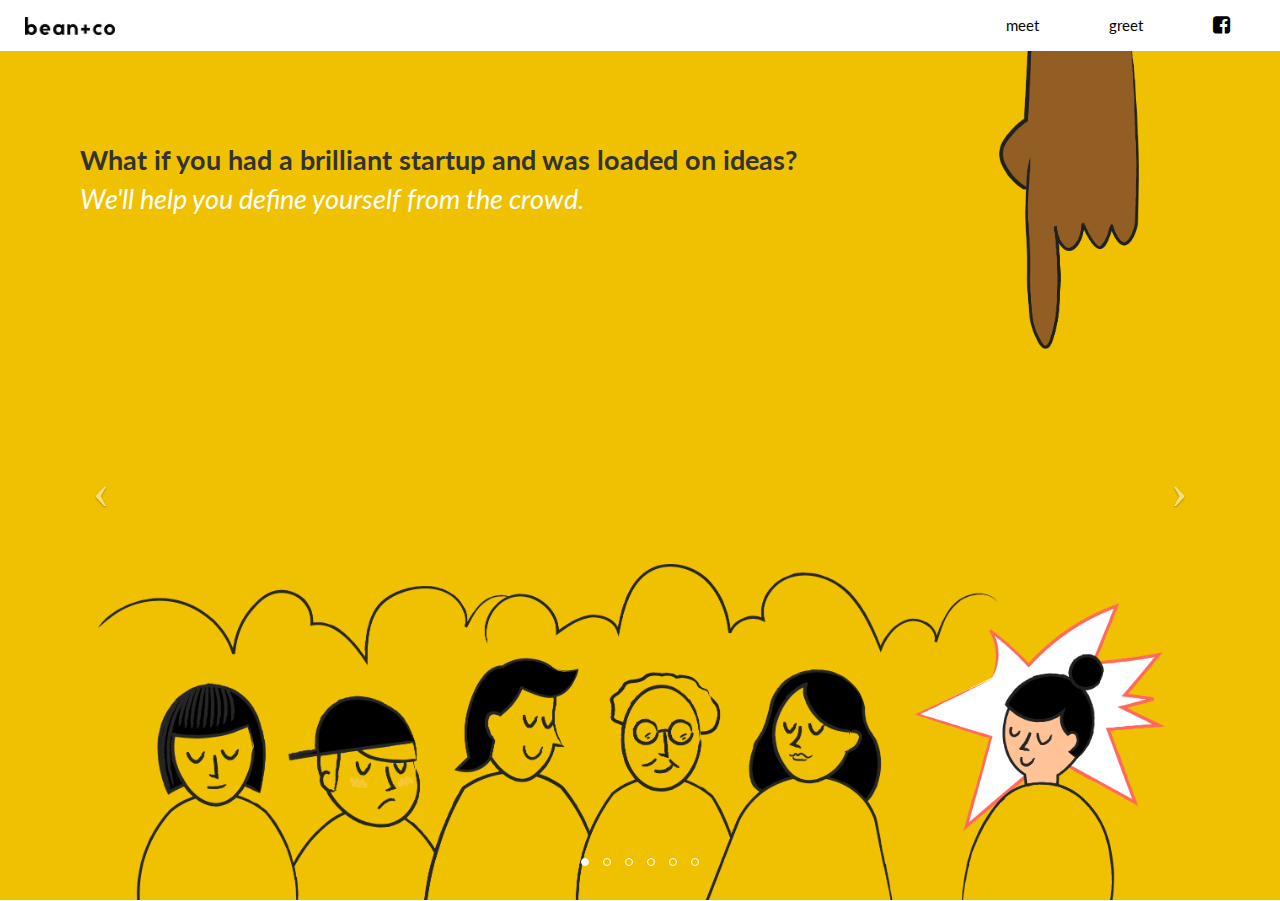
<file: index.html>
<!DOCTYPE html>
<html lang="en">
  <head>
    <meta charset="utf-8">
    <meta name="viewport" content="width=device-width, initial-scale=1">
    <title> Bean+Co. </title>

    <!-- favicon -->
    <link rel="icon" href="img/favicon.ico" type="image/x-icon"/>

    <!-- Latest compiled and minified CSS -->
	<link rel="stylesheet" href="https://maxcdn.bootstrapcdn.com/bootstrap/3.3.7/css/bootstrap.min.css">

	<!-- jQuery library -->
	<script src="https://ajax.googleapis.com/ajax/libs/jquery/1.12.4/jquery.min.js"></script>

	<!-- Latest compiled JavaScript -->
	<script src="https://maxcdn.bootstrapcdn.com/bootstrap/3.3.7/js/bootstrap.min.js"></script>
	<script src="js/index_script.js"></script>

	<!-- Google fonts: Lato -->
  	<link href="https://fonts.googleapis.com/css?family=Lato:300,400,700" rel="stylesheet">
  	
  	<!-- Font Awesome (facebook icon) -->
  	<link rel="stylesheet" href="https://maxcdn.bootstrapcdn.com/font-awesome/4.7.0/css/font-awesome.min.css">
  	
	<link rel="stylesheet" href="css/style.css">
    <link rel="stylesheet" href="css/index_style.css">
  </head>
  <body>

  	<!-- Toolbar  -->
	<nav class="navbar navbar-default">
  		<div class="container-fluid">
    	<!-- Brand and toggle get grouped for better mobile display -->
    		<div class="navbar-header">
      			<button type="button" class="navbar-toggle collapsed" data-toggle="collapse" data-target="#bs-example-navbar-collapse-1" aria-expanded="false">
			        <span class="sr-only">Toggle navigation</span>
			        <span class="icon-bar"> </span>
			        <span class="icon-bar"> </span>
			        <span class="icon-bar"> </span>
      			</button>
	      		<a class="navbar-brand" href="index.html">
	      		</a>
    		</div>

	      	<!-- Collect the nav links, forms, and other content for toggling -->
	        <div class="collapse navbar-collapse" id="bs-example-navbar-collapse-1">
	            <ul class="nav navbar-nav navbar-right">
	              <li><a href="meet.html" class="nav-meet">Meet</a></li>
	              <li><a href="greet.html" class="nav-greet">Greet</a></li>
	              <li> <a href="http://www.facebook.com/BeanCo-1737144936554729/?fref=ts" class="nav-fb" target="_blank"> <i class="fa fa-facebook-square" aria-hidden="true"></i> </a> </li>
	            </ul>
	      	</div><!-- /.navbar-collapse -->
    	</div><!-- /.container-fluid -->
  </nav>


<!-- Carousel Images  -->
<div id="myCarousel" class="carousel slide" data-ride="carousel" data-interval="false"> <!-- data-interval="false" -->
	<!-- Indicators -->
  	<ol class="carousel-indicators">
	    <li data-target="#myCarousel" data-slide-to="0" class="active"></li>
	    <li data-target="#myCarousel" data-slide-to="1"></li>
	    <li data-target="#myCarousel" data-slide-to="2"></li>
	    <li data-target="#myCarousel" data-slide-to="3"></li>
	    <li data-target="#myCarousel" data-slide-to="4"></li>
	    <li data-target="#myCarousel" data-slide-to="5"></li>
  	</ol>

  	<!-- Wrapper for slides -->
  	<div class="carousel-inner" role="listbox">

  		<!-- Landing Page  -->
  		
  		<!-- Slide: 0 -->
	    <div class="item active crowd">
	    	<img class="crowd-yellow-hand" src="img/homepage/0/yellow-hand.png" alt="finger pointing at text and individual">
	    	<div class="item-text crowd-text background-text">
	    		<div class="item-text-main">
	    			What if you had a brilliant startup and was loaded on ideas?
	    		</div>
	    		<div class="item-text-sub">
	    			We'll help you define yourself from the crowd.
	    		</div>
	    	</div>
	    	<img class="crowd-figures-left" src="img/homepage/0/yellow-figures-left.png" alt="crowd of figures on left">
	    	<img class="crowd-figures-right" src="img/homepage/0/yellow-figures-right.png" alt="individual figure on right"> 
	    </div>

	    <!-- Slide: 1 -->
	    <div class="item presentable">
	    	<div class="item-text">
	    		<div class="item-text-main">
	    			What if you want to get that right swipe on tinder?
	    		</div>
	    		<div class="item-text-sub">
	    			We'll make your face presentable. 
	    		</div>
	    	</div>
	    	<img class="presentable-cyan" src="img/homepage/1/cyan-phone.png" alt="Tinder swiping, we know you know what it is.">
	    </div>

	    <!-- Slide: 2 -->
    	<div class="item mothersday">
	    	<div class="item-text mothersday-text background-text">
	    		<div class="item-text-main">
	    			What if your best drawing of your mom was a stick figure?
	    		</div>
	    		<div class="item-text-sub">
	    			Don't worry, you're all covered on mother's day.
	    		</div>
	    	</div>
	    	<img class="mothersday-swanbabies" src="img/homepage/2/pink-swanbabies.png" alt="Swan children, who look absolutely adorable">
	    	<img class="mothersday-swanmom" src="img/homepage/2/pink-swanmom.png" alt="larger swan momma">
	    </div>

		<!-- Slide: 3 -->	    
	    <div class="item kitchen">
	    	<div class="item-text">
	    		<div class="item-text-main">
	    			What if your grammy's cooking deserved a hashtag all to itself?
	    		</div>
	    		<div class="item-text-sub">
	    			We'll make her kitchen an #instaceleb #instafamous.
	    		</div>
	    	</div>
	    	<img class="kitchen-dish1" src="img/homepage/3/red-dish1.png" alt="yumyum dishes">
	    	<img class="kitchen-dish2" src="img/homepage/3/red-dish2.png" alt="hmmm homecooked food">
	    	<img class="kitchen-dish3" src="img/homepage/3/red-dish3.png" alt="don't you miss home cooked food?">
	    	<img class="kitchen-dish4" src="img/homepage/3/red-dish4.png" alt="last dish on page!">
	    </div>

		<!-- Slide: 4 -->
	    <div class="item lingo">
	    	<div class="item-text lingo-text" >
	    		<div class="item-text-main">
	    			What if you just can't connect to millennials and their hip lingo? 
	    		</div>
	    		<div class="item-text-sub">
	    			We'll be your translator.
	    		</div>
	    	</div>
	    </div>

		<!-- Slide: 5 -->
	    <div class="item content">
	    	<div class="item-text">
	    		<div class="item-text-main">
	    			What if you just don't care about kerning and typefaces?
	    		</div>
	    		<div class="item-text-sub">
	    			We'll command+n and edit until your content sings. 
	    		</div>
	    	</div>
	    	<img class="content-purple" src="img/homepage/5/purple-bg.png" alt="we love kerning">
	    </div>

	    <!-- End landing page  -->
  	</div>

	<!-- Carousel control arrows  -->
	<a class="left carousel-control" href="#myCarousel" role="button" data-slide="prev">
	    <span class="icon icon-prev" aria-hidden="true"></span>
	    <span class="sr-only">Previous</span>
	</a>
	<a class="right carousel-control" href="#myCarousel" role="button" data-slide="next">
	    <span class="icon icon-next" aria-hidden="true"></span>
	    <span class="sr-only">Next</span>
    </a>
</div>


  </body>
</html>
</file>
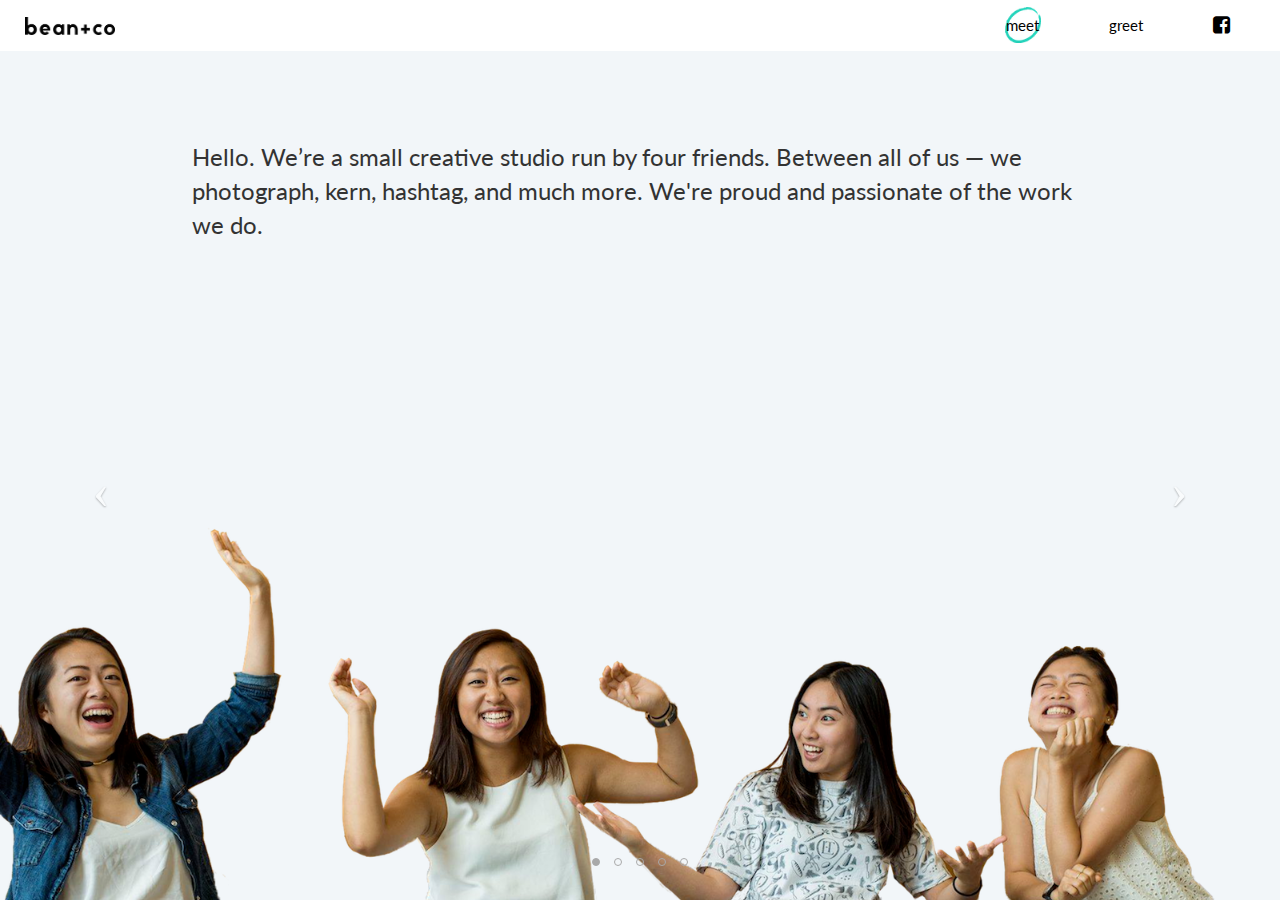
<file: meet.html>
<!DOCTYPE html>
<html lang="en">
  <head>
    <meta charset="utf-8">
    <meta name="viewport" content="width=device-width, initial-scale=1">
    <title> Bean+Co. </title>

    <!-- favicon -->
    <link rel="icon" href="img/favicon.ico" type="image/x-icon"/>

    <!-- Latest compiled and minified CSS -->
  	<link rel="stylesheet" href="https://maxcdn.bootstrapcdn.com/bootstrap/3.3.7/css/bootstrap.min.css">

  	<!-- jQuery library -->
  	<script src="https://ajax.googleapis.com/ajax/libs/jquery/1.12.4/jquery.min.js"></script>

  	<!-- Latest compiled JavaScript -->
  	<script src="https://maxcdn.bootstrapcdn.com/bootstrap/3.3.7/js/bootstrap.min.js"></script>

  	<!-- Google fonts: Lato -->
	<link href="https://fonts.googleapis.com/css?family=Lato" rel="stylesheet">

    <!-- Font Awesome (facebook icon) -->
    <link rel="stylesheet" href="https://maxcdn.bootstrapcdn.com/font-awesome/4.7.0/css/font-awesome.min.css">

    <link rel="stylesheet" href="css/style.css">
    <link rel="stylesheet" href="css/meet_style.css">

    <script src="js/meet_script.js"></script>

    </head>
    <body>

    <!-- Toolbar  -->
    <nav class="navbar navbar-default">
      <div class="container-fluid">
        <!-- Brand and toggle get grouped for better mobile display -->
        <div class="navbar-header">
            <button type="button" class="navbar-toggle collapsed" data-toggle="collapse" data-target="#bs-example-navbar-collapse-1" aria-expanded="false">
              <span class="sr-only">Toggle navigation</span>
              <span class="icon-bar"> </span>
              <span class="icon-bar"> </span>
              <span class="icon-bar"> </span>
            </button>
            <a class="navbar-brand" href="index.html">
            </a>
        </div>

          <!-- Collect the nav links, forms, and other content for toggling -->
          <div class="collapse navbar-collapse" id="bs-example-navbar-collapse-1">
              <ul class="nav navbar-nav navbar-right">
                <li><a href="meet.html" class="nav-meet nav-background-meet">Meet</a></li>
                <li><a href="greet.html" class="nav-greet">Greet</a></li>
                <li> <a href="http://www.facebook.com/BeanCo-1737144936554729/?fref=ts" class="nav-fb" target="_blank"> <i class="fa fa-facebook-square" aria-hidden="true"></i> </a> </li>
              </ul>
          </div><!-- /.navbar-collapse -->
      </div><!-- /.container-fluid -->
  </nav>


<!-- Carousel Images  -->
<div id="myCarousel" class="carousel slide" data-ride="carousel" data-interval="false">
	 <!-- Indicators -->
  	<ol class="carousel-indicators colored-carousel-indicators colored-indicators">
	    <li data-target="#myCarousel" data-slide-to="0" class="active"></li>
	    <li data-target="#myCarousel" data-slide-to="1"></li>
	    <li data-target="#myCarousel" data-slide-to="2"></li>
	    <li data-target="#myCarousel" data-slide-to="3"></li>
	    <li data-target="#myCarousel" data-slide-to="4"></li>
  	</ol>

	<!-- Wrapper for slides -->
	<div class="carousel-inner" role="listbox">

 	<!-- Slide: 0 -->
    <!-- Group Pic  -->
    <div class="item active individual-background-color">
      <div class="group-greeting">
      Hello. We’re a small creative studio run by four friends. Between all of us — we photograph, kern, hashtag, and much more. We're proud and passionate of the work we do.
      </div>
      <img class="group" src="img/meet/group.png" alt="Bean Co group pic!"> 
  	</div>

  	<!-- Slide: 1 -->
	<!-- Lynette -->
  	<div class="item individual-background-color">
  		<div class="individual lynette">
        <img class="lyn-portrait" src="img/meet/lynette/lyn-portrait.png" alt="Lynette's Portrait">
      		<div class="individual-section individual-section-right">
    			<div class="individual-name">
          			Lynette Bian
    			</div>
    			<div class="individual-bio">
           			commutes between Boston and Medford in pursuit of her degrees in International Relations & Studio Art. She has a plethora of interests — including visual art, critical thinking, and people watching — but graphic design lies in the intersection of them all. Lynette has lived in four different cities in the past two years, and is always excited for uncharted territories in the days ahead.
    			</div>
    			<div class="individual-footer">
     				Creative Direction, Graphic/Web design, Social Media
    			</div>

    			<div class="individual-links">
          			<a href="http://yuchunbian.xyz" target="_blank"> Website </a> |
          			<a href="http://www.instagram.com/yuchunbian/" target="_blank"> Instagram </a>
    			</div>
			</div>
        <img class="lyn-illustration" src="img/meet/lynette/lyn-illustration.png" alt="Lynette accompanying illustration">
  		</div>
	</div>

	<!-- Slide: 2 -->
	<!-- Jade Chan -->
	<div class="item individual-background-color">
  		<div class="individual jade">
        <img class="jad-portrait" src="img/meet/jade/jad-portrait.png" alt="Jade's Portrait">
    		<div class="individual-section individual-section-right">
          		<div class="individual-name">
            			Jade Chan
          		</div>
          		<div class="individual-bio">
            			is currently living in a small college apartment in Boston full of relics from Hong Kong, with an overflowing closet and bookshelf. She is a full-time student pursuing degrees in computer science & English, but graphic design has always been in her periphery. How she landed on this combination is beyond her, but she enjoys typography, making things, and drinking copious amounts of water.
          		</div>
          		<div class="individual-footer">
            			Graphic/Web design, Social Media
          		</div>

          		<div class="individual-links">
            			<a href="http://jadeyychan.github.io" target="_blank"> Website </a> |
            			<a href="http://www.instagram.com/jadededede/" target="_blank"> Instagram </a>
          		</div>
      		</div>
        <img class="jad-illustration" src="img/meet/jade/jad-illustration.png" alt="Jade's illustration, water water water">
		</div>
    </div>

	<!-- Slide: 3 -->
	<!-- Kristie Le -->
	<div class="item individual-background-color">
		<div class="individual kristie">
        <img class="kri-portrait" src="img/meet/kristie/kristie.png" alt="kristie's portrait">
    		<div class="individual-section individual-section-left">
      			<div class="individual-name">
        			Kristie Le
      			</div>
      			<div class="individual-bio">
              has been attached to her Nikon since high school and has acquired a relatively diverse collection of food and travel images. She is majoring in Quantitative Economics, but in her down-time she enjoys learning foreign languages and editing photos. Kristie has lived in four different countries, and hopes to capture more moments and memories in her future travels.
      			</div>
      			<div class="individual-footer">
        			Photography, Social Media
      			</div>

      			<div class="individual-links">
        			<a href="http://kristiele.weebly.com/" target="_blank"> Website </a> |
        			<a href="http://www.instagram.com/kristiemintik/" target="_blank"> Instagram </a>
      			</div>
  			</div>
        </div>
	</div>

	<!-- Slide: 4 -->
	<!-- Annie Lye -->
	<div class="item individual-background-color">
        <div class="individual annie">
        <img class="ann-portrait" src="img/meet/annie/annie.png" alt="annie's portrait">
			<div class="individual-section individual-section-right">
				<div class="individual-name">
  					Annie Lye
				</div>
				<div class="individual-bio">
   					is a passionate photographer to be found (annie)where…sometimes half-way across the globe. She is a self-taught photographer and photojournalist, and has worked extensively in food-photography and commercial-photography. During off-hours, she is fond of her Olympus. Together they capture sights and shadows in black-and-white film.
				</div>
    			<div class="individual-footer">
      				Photography, Creative Direction
    			</div>

    			<div class="individual-links">
              <a href="http://www.annielye.com" target="_blank"> Website </a> |
      				<a href="http://www.instagram.com/chasiwbow" target="_blank"> Instagram </a>
    			</div>
			</div>
		</div>
	</div>

	<!-- End Meet -->
  	</div>

    <!-- Carousel control arrows  -->
    <a class="left carousel-control" href="#myCarousel" role="button" data-slide="prev">
        <span class="icon icon-prev" aria-hidden="true"></span>
        <span class="sr-only">Previous</span>
    </a>
    <a class="right carousel-control" href="#myCarousel" role="button" data-slide="next">
        <span class="icon icon-next" aria-hidden="true"></span>
        <span class="sr-only">Next</span>
    </a>

  </div> <!--Ends carousel -->

  </body>
</html>
</file>
<file: css/style.css>
/* This stylesheet is for formatting
   elements that every section share
*/

html, body {
	height: 100vh;
	font-family: 'Lato', sans-serif;
	overflow-y: hidden;
}

/* Toolbar */

/* Logo */
.navbar-brand {
	background: url('../img/logo.png') no-repeat;
    background-size: 90px;
    width: 90px;
    transform: translate(25px, 17px);
}

.navbar-brand:hover {
	opacity: 0.5;
}

/* Toolbar items */
.navbar-default .navbar-nav>li>a {
	font-family: 'Lato', sans-serif;
	font-size: 15px;
	color: black;
	margin: 0px 20px 0px 20px;
	text-transform: lowercase;
}

.navbar-default {
	background-color: white; 
	border: none; 
	margin: 0;
}

.nav-meet, .nav-greet, .nav-fb {
	background-repeat: no-repeat;
	background-position: center;
}

/* Hover only appears when navbar is full, not with icon */
@media only screen and (min-width: 768px) {

	.nav-background-meet, .nav-meet:hover {
		background-image: url('../img/nav-bar/nav_meet.png');
		background-size: 36px 36px;
	}

	.nav-background-greet, .nav-greet:hover{
		background-image: url('../img/nav-bar/nav_greet.png');
		background-size: 36px 36px;

	}

	.nav-fb:hover {
		background-image: url('../img/nav-bar/nav_fb.png');
		background-size: 36px 36px;
	}
}

.fa-facebook-square {
	font-size: 20px;
}

/* Carousel Controls */
.carousel-control.left, .carousel-control.right {
    background-image: none
}

span.icon.icon-prev, span.icon.icon-next {
	font-size: 50px;
	color: white;
}

/* Carousel Indicators */
.carousel-indicators .active, .carousel-indicators li {
	width: 8px;
	height: 8px;
	margin: auto;
	margin: 0px 5px 0px 5px;
}

/* Colored carousel indicators for meet page */
.colored-carousel-indicators li {
	border: 1px solid #A9A9A9;
}

.carousel-indicators.colored-indicators .active {
	background-color: #A9A9A9;
}

/* Each Item on page */
.item {
	height: calc(100vh - 50px);
}
</file>
<file: css/index_style.css>
/*************************** TEXT ***************************/

/* Standard */

.item-text {
    font-size: 27px;
    transform: translate(80px, 90px);
    width: 65%;
    z-index: 5;
}

.item-text-main {
	font-weight: bold;
}

.item-text-sub {
	color: white;
	font-style: italic;	
}

/* Specialized */

.lingo-text {
	background-color: #039bef;
	padding: 30px;
	transform: translate(100px, 90px);
}

.mothersday-text {
	position: absolute;
}

/*************************** Slides ***************************/

/* Slide 0 */
.crowd {
	background-color: #f0c101;
}

.crowd-yellow-hand {
	position: absolute;
	width: 140px;
	top: -10px;
	right: 11%;
    z-index: 2;
}

.crowd-figures-left {
    position: absolute;
    bottom: -60px;
    right: 22%;
    width: 900px;
}

.crowd-figures-right {
	position: absolute;
	bottom: -10px;
	right: 9%;
	width: 250px;
	z-index: 1;
}

/* Slide 1 */
.presentable {
	background-color: #00d4be;
}

.presentable-cyan {
    width: 38%;
    position: absolute;
    bottom: -50px;
    right: 0px;
}

/* Slide 2 */
.mothersday {
	background-color: #f99cae;
}

.mothersday-swanbabies {
	width: 55%;
    position: absolute;
    bottom: -50px;
    left: 20px;
    z-index: 2;
}

.mothersday-swanmom {
    width: 650px;
    position: absolute;
    bottom: -80px;
    right: -150px;
}

/* Slide 3 */
.kitchen {
	background-color: #e34a4c;
}

.kitchen-dish1 {
	position: absolute;
	width: 20%;
   transform: translate(60%, 160px); 
   /* percentage followed by px is intentional due to resizing */

}

.kitchen-dish2 {
	position: absolute;
    width: 18%;
    transform: translate(185%, 275px);
}

.kitchen-dish3 {
	position: absolute;
	width: 13%;
    transform: translate(400%, 150px);
}

.kitchen-dish4 {
	position: absolute;
    width: 25%;
    transform: translate(265%, 315px);
}

/* Slide 4 */
.lingo {
	background-color: #039bef;
	background-image: url("../img/homepage/4/blue-bg.png");
	background-size: 90%;	
}

/* Slide 5 */ 
.content {
	background-color: #5453d3;    
}

.content-purple {
	min-width: 1200px;
	position: absolute;
	bottom: 30px;
	left: 0px;
}

/* Medium Devices, Desktops */
@media only screen and (max-width : 992px) {

	/* Text */
	.item-text {
		font-size: 22px;
	    transform: translate(60px, 80px);
	}

	.crowd-text {
		transform: translate(60px, 250px);
		font-size: 22px;
		width: 85%;	
	}

	.lingo-text {
		padding: 60px 40px 50px 50px;
		transform: translate(0px, 0px);
		width: 100%;
	}

	/* Slide 0 */
	.crowd-yellow-hand {
	    position: absolute;
	    width: 13%;
	    min-width: 110px;
	    top: 0px;
	    right: 10%;
	    z-index: 2;
	}

	.crowd-figures-left {
        position: absolute;
	    bottom: -40px;
	    right: 175px;
	    min-width: 650px;
	    width: 700px;
	}

	.crowd-figures-right {
		position: absolute;
	    bottom: -15px;
	    right: 5%;
	    width: 220px;
	    z-index: 1;
	}

	/* Slide 1 */
	.presentable-cyan {
		width: 380px;
	    bottom: -60px;
	}

	/* Slide 2 */
	.mothersday-swanbabies {
        width: 55%;
	    min-width: 400px;
	}

	.mothersday-swanmom {
        min-width: 650px;
	    left: 50%;
	}

	/* Slide 3 */
	.kitchen-dish1 {
		position: absolute;
		width: 20%;
	   /*transform: translate(60%, 80%);*/
	   transform: translate(70%, 110px);

	}

	.kitchen-dish2 {
	    position: absolute;
    	width: 18%;
    	transform: translate(275%, 125px);
	}

	.kitchen-dish3 {
	    position: absolute;
    	width: 18%;
    	transform: translate(150%, 275px);
	}

	.kitchen-dish4 {
		position: absolute;
	    width: 25%;
    	transform: translate(265%, 310px);
	}

	/* Slide 4 */ 
	.lingo {
		background-size: 110%;	
	}

	/* Slide 5 */ 
	.content-purple {
		min-width: 1000px;
	}
}

/* Extra Small Devices, Phones */ 
@media only screen and (max-width : 480px) {

	/* Text */
	.item-text {
        font-size: 22px;
	    transform: translate(40px, 60px);
	    width: 85%;
	    position: absolute;
	    z-index: 3;
	}

	.crowd-text {
		transform: translate(40px, 200px);
		width: 85%;
		font-size: 22px;	
		z-index: 3;
		position: absolute;
	}

	.lingo-text {
		transform: translate(0px, 0px);
		width: 100%;
	}

	/* Slide 0 */
	.crowd-yellow-hand {
		position: absolute;
	    width: 15%;
	    top: -10%;
	    right: 10%;
	    z-index: 2;
	}

	.crowd-figures-left {
		position: absolute;
	    bottom: -40px;
	    right: 120px;
	    min-width: 640px;
	    width: 700px;
	}

	.crowd-figures-right {
		position: absolute;
	    bottom: -15px;
	    right: 2%;
	    width: 200px;
	    z-index: 1;
	}

	/* Slide 1*/
	.presentable-cyan {
	    width: 80%;
	}

	/* Slide 2 */
	.mothersday-swanbabies {
	    left: -10px;
	    bottom: -20px;
	    min-width: 350px
	}

	/* Slide 3 */
	.kitchen-dish1 {
		position: absolute;
	    width: 40%;
	    transform: translate(30%, 250px);
	}

	.kitchen-dish2 {
		position: absolute;
	    width: 28%;
	    transform: translate(210%, 270px);
	}

	.kitchen-dish3 {
	    position: absolute;
    	width: 25%;
    	transform: translate(60%, 385px)
	}

	.kitchen-dish4 {
	    position: absolute;
    	width: 55%;
    	transform: translate(90%, 420px);
	}

	/* Slide 4 */ 
	.lingo {
		background-size: 180%;	
	}

	/* Slide 5 */ 
	.content-purple {
		min-width: 800px;
	}
}

/* Shorter devices by height (ex. iphone 5) */ 
@media only screen and (max-height : 568px) {

	.crowd-yellow-hand {
	    top: 0px;
	}

	.background-text {
	    transform: translate(10%, 60px);
    	background-color: rgba(255,255,255,0.3);
    	padding: 3%;
	}
}
</file>
<file: css/meet_style.css>
.individual-background-color {
	background-color: #f2f6f9;
}

.carousel-inner>.item>img, .group {
	max-width: none;
	position: absolute;
	bottom: 0px;
}

.group-greeting {
	font-size: 1.7em;
	width: 70%;
	margin: 0 auto;
	transform: translateY(90px);
}

/* Lynette */
.lyn-portrait {
    position: absolute;
    top: 13%;
    width: 215px;
    left: 19%;
    z-index: -1;
}

.lyn-illustration {
	position: absolute;
	bottom: 0px;
	left: 0px;
	width: 100%;
	z-index: -2;
}

/* Jade */
.jad-portrait {
   	position: absolute;
    top: 13%;
    width: 150px;
    left: 21%;
    z-index: -1;
}

.jad-illustration {
    position: absolute;
    top: 6%;
    left: 100px;
    width: 40%;
    z-index: -2;
}

/* Kristie */
.kri-portrait {
    position: absolute;
    top: 8%;
    width: 250px;
    right: 18%;
    z-index: -1;
}

/* Annie */
.ann-portrait {
	position: absolute;
    top: 60px;
    width: 250px;
    left: 20%;
    z-index: -1;
}

.individual {
	position: fixed;
	height: 100%;
	background-size: 100%;
	color: black;
}

.individual-pic {
	display: inline-block;
	float: left;
	width: 50%;
}

.individual-pic img {
	float: right;
	margin-right: 10%;
}

.individual-section {
	display: inline-block;
	width: 50%;
	margin-top: 1.5%;
	margin: 8% auto;
}

.individual-section-left {
	float: left;
	margin-left: 20%;
}

.individual-section-right {
	float: right;
}

.individual-name {
	font-size: 25px;
	font-weight: 700;
	margin: 5px 0px 5px 0px;
}

.individual-bio {
	font-size: 15px;
	width: 60%;
}

.individual-footer {
	margin: 10px 0px 10px 0px;
	font-style: oblique;
}

.individual-links a {
	text-decoration: none;
	font-weight: 300;
	color: #333;
}

.individual-links a:hover {
	color: lightgray;
}

/* Medium Devices, Desktops */
@media only screen and (max-width : 992px) {

	.lyn-portrait {
	    left: 14%;
	}

	.jad-portrait {
		left: 20%;
	}
	.jad-illustration {
	    position: absolute;
	    top: 80px;
	    left: 6%;
	    width: 40%;
	    z-index: -2;
	}

	.kri-portrait {
		right: 15%;
	}

	.ann-portrait {
	    left: 15%;
	}
}


/* Extra Small Devices, Phones */ 
@media only screen and (max-width : 768px) { 

	.individual {
		color: white;
	}

	.individual-section {
       display: inline-block;
	    width: 100%;
	    background-color: rgba(0, 0, 0, 0.6);
	    height: 100%;
	    margin: 0;
	    transform: translateY(200px);
        padding: 8% 8% 8% 17%;
	}

	.individual-name {
    	margin: 5px 0px 10px 0px;
	}

	.individual-bio {
		font-size: 15px;
		width: 90%;
	}

	.individual-links a {
		color: white;
	}

	.jad-illustration {
	    position: absolute;
	    top: 10px;
	    left: 10%;
	    width: 70%;
	    min-width: 400px;
	    z-index: -2;
	}
}


/* Shorter devices by height (ex. iphone 5) */ 
@media only screen and (max-height : 568px) {

	.individual-section {
		transform: translateY(0px);

	}


}
</file>
